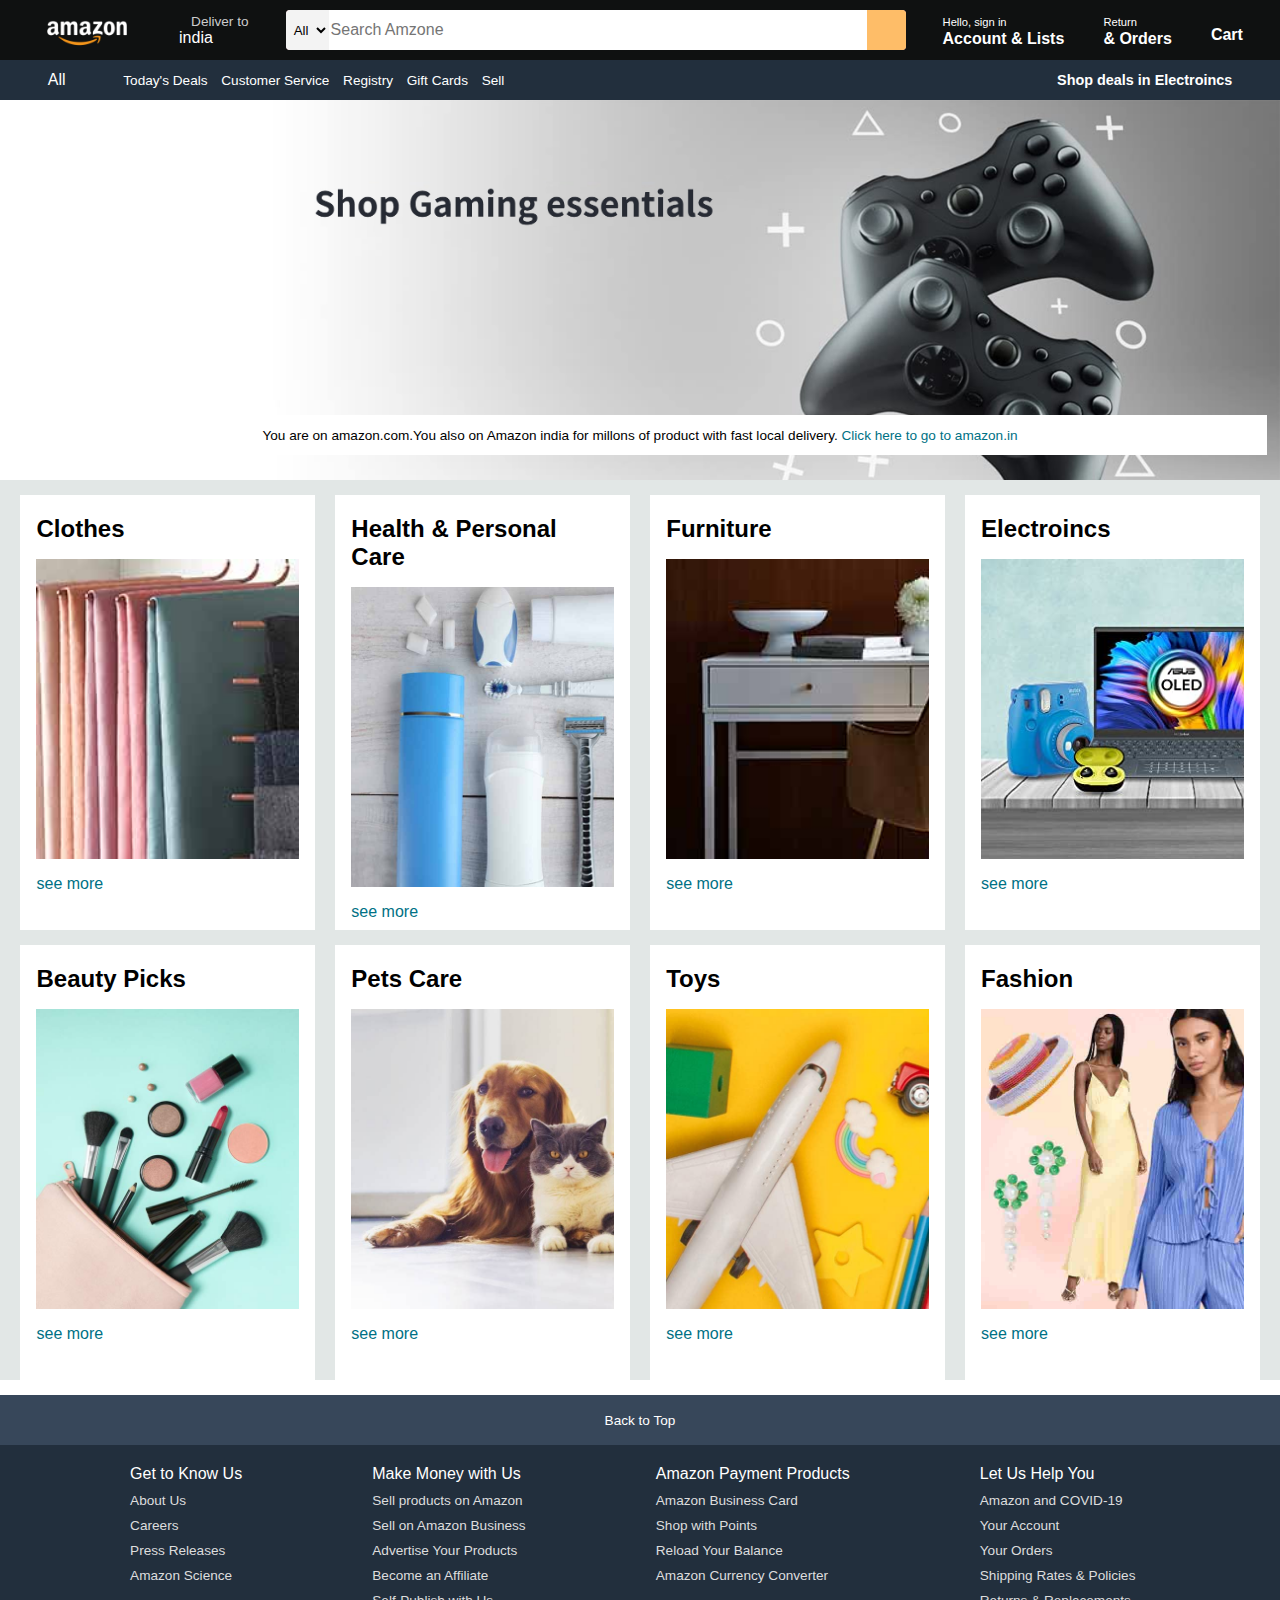
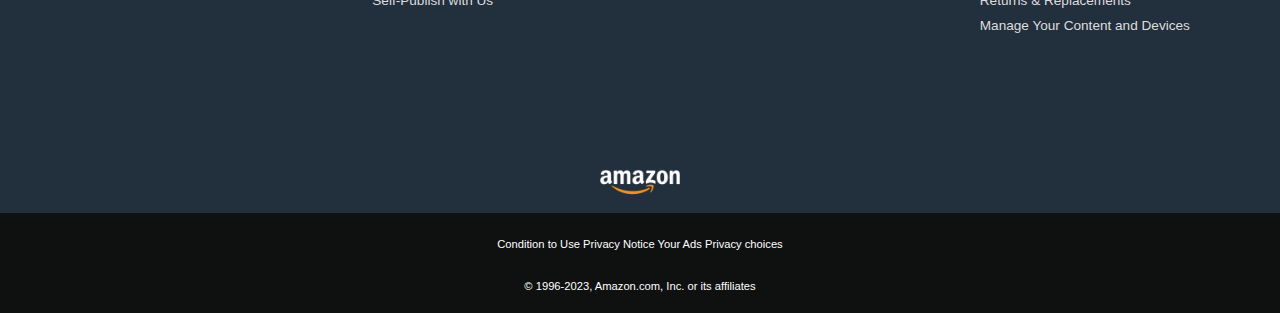
<file: Amzone_clone_using_Html&Css/index.html>
<!DOCTYPE html>
<html lang="en">
<head>
    <meta charset="UTF-8">
    <meta name="viewport" content="width=device-width, initial-scale=1.0">
    <title>Amzone</title>
    <link rel="stylesheet" href="https://cdnjs.cloudflare.com/ajax/libs/font-awesome/6.4.0/css/all.min.css" integrity="sha512-iecdLmaskl7CVkqkXNQ/ZH/XLlvWZOJyj7Yy7tcenmpD1ypASozpmT/E0iPtmFIB46ZmdtAc9eNBvH0H/ZpiBw==" crossorigin="anonymous" referrerpolicy="no-referrer" />
    <link rel="stylesheet" href="style.css">
</head>
<body>
<header>
   <div class="navbar">
    <div class="navlogo border">
        <div class="logo"> </div>
    </div>
    <div class="nav-address border">
        <p class="add-first">Deliver to</p>
        <div class="add-icon">
            <i class="fa-sharp fa-solid fa-location-dot"></i>
            <p class="add-second">india</p>
        </div>
    </div>
    <div class="navsearch">
        <select class="search-select">
            <option>All</option>
        </select>
                <input placeholder="Search Amzone" class="search-input">
                <div class="search-icon">
                    <i class="fa-solid fa-magnifying-glass"></i>
                </div>
                </div>
                <div class="nav-sign in border">
                    <p><span>Hello, sign in</span></p>
                    <p class="nav-second">Account & Lists</p>
                    </div>
               
                    <div class="nav-return border">
                        <p><span>Return</span></p>
                        <p class="nav-second">& Orders</p>
                        </div>
                        <div class="nav-cart border">
                            <i class="fa-solid fa-cart-shopping"></i>
                            Cart
                        </div>

                     </div>
                    
                     <div class="panel">
                            <div class="panel-all">
                                <i class="fa-solid fa-bars"></i>
                                All
                            </div>
                            <div class="panel-ops">
                                <p>Today's Deals</p>
                                <p> Customer Service</p>
                                <p> Registry</p>
                                <p> Gift Cards</p>
                                <p> Sell</p>
                                
                                
                            </div>
                            <div class=" panel-deals">
                                Shop deals in Electroincs
                            </div>
                        </div>
                    </header>
                        <div class="hero-section">
                            <div class="hero-msg">
                                <p>You are on amazon.com.You also on Amazon india for millons of product with fast local delivery. <a>Click here to go to amazon.in</a></p>
                            </div>
                             </div>

                             <div class="shop-section">
                                <div class="box">
                                    <div class="box-content">
                                    <h2>Clothes</h2>
                                    <div class="box-img" style="background-image: url('box1_image.jpg');"></div>
                                    <p>see more</p>
                                   </div>
                                </div>
                                <div class="box">  <div class="box-content">
                                    <h2>Health & Personal Care</h2>
                                    <div class="box-img" style="background-image: url('box2_image.jpg');"></div>
                                    <p>see more</p>
                                   </div>
                                </div>
                                <div class="box">
                                    <div class="box-content">
                                        <h2>Furniture</h2>
                                        <div class="box-img" style="background-image: url('box3_image.jpg');"></div>
                                        <p>see more</p>
                                       </div>
                                </div>
                                <div class="box">
                                    <div class="box-content">
                                        <h2>Electroincs</h2>
                                        <div class="box-img" style="background-image: url('photo11.jpg');"></div>
                                        <p>see more</p>
                                       </div>
                                </div>
                                <div class="box">
                                    <div class="box-content">
                                    <h2>Beauty Picks</h2>
                                    <div class="box-img" style="background-image: url('box5_image.jpg');"></div>
                                    <p>see more</p>
                                   </div>
                                </div>
                                <div class="box">  <div class="box-content">
                                    <h2>Pets Care</h2>
                                    <div class="box-img" style="background-image: url('box6_image.jpg');"></div>
                                    <p>see more</p>
                                   </div>
                                </div>
                                <div class="box">
                                    <div class="box-content">
                                        <h2>Toys</h2>
                                        <div class="box-img" style="background-image: url('box7_image.jpg');"></div>
                                        <p>see more</p>
                                       </div>
                                </div>
                                <div class="box">
                                    <div class="box-content">
                                        <h2>Fashion</h2>
                                        <div class="box-img" style="background-image: url('box8_image.jpg');"></div>
                                        <p>see more</p>
                                       </div>
                                </div>
                             </div>
                      
                             <footer>
                                <div class="foot-panel1">
                                    Back to Top
                                </div>
                                <div class="foot-panel2">
                                    <ul>
                                        <p>Get to Know Us</p>
                                        <a>About Us</a>
                                        <a>Careers</a>
                                        <a>Press Releases</a>
                                        <a>Amazon Science</a>
                                    </ul>

                                    <ul>
                                        <p>Make Money with Us</p>
                                        <a>Sell products on Amazon</a>
                                        <a>Sell on Amazon Business</a>
                                        <a>Advertise Your Products</a>
                                        <a>Become an Affiliate</a> 
                                        <a>Self-Publish with Us</a> 
                                    </ul>

                                    <ul>
                                        <p>Amazon Payment Products</p>
                                        <a>Amazon Business Card</a>
                                        <a>Shop with Points</a>
                                        <a>Reload Your Balance</a>
                                        <a>Amazon Currency Converter</a>
                                      
                                    </ul>

                                    <ul>
                                        <p>Let Us Help You</p>
                                        <a>Amazon and COVID-19</a>
                                        <a>Your Account</a>
                                        <a>Your Orders</a>
                                        <a>Shipping Rates & Policies</a>
                                        <a>Returns & Replacements</a>
                                        <a>Manage Your Content and Devices</a>
                                    </ul>
                                </div>
                                <div class="foot-panel3">
                                    <div class="logo"></div>
                                </div>
                                <div class="foot-panel4">
                                    <div class="pages">
                                        <a >Condition to Use</a>
                                        <a >Privacy Notice</a>
                                        <a >Your Ads Privacy choices</a>
                                    </div>
                                    <div class="copyright">
                                        © 1996-2023, Amazon.com, Inc. or its affiliates
                                    </div>
                                </div>
                             </footer>
</body>
</html>
</file>
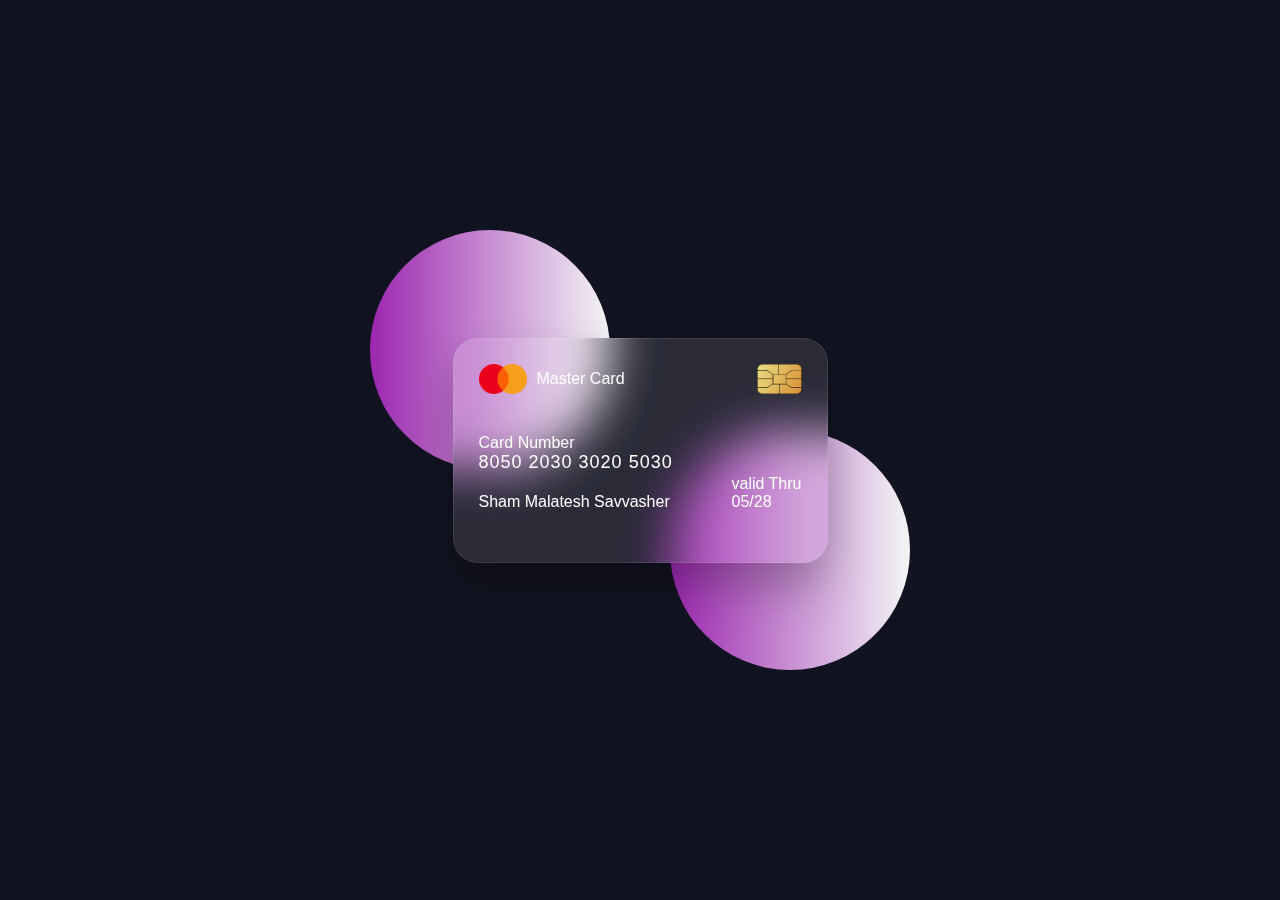
<file: Glass_Effect_credit_card/index.html>
<!DOCTYPE html>
<html lang="en">
<head>
    <meta charset="UTF-8">
    <meta name="viewport" content="width=device-width, initial-scale=1.0">
    <title>Credit card</title>
    <link rel="stylesheet" href="style.css">
</head>
<body>
    <section>
        <div class="container">
            <div class="card front-face">
                <header>
                   <span class="logo">
                    <img src="logo.png">
                    <h5>Master Card</h5>
                   </span>
                   <img src="chip.png" alt="" class="chip">
                </header>
                <div class="card-details">
                    <div class="name-number">
                        <h6>Card Number</h6>
                        <h5 class="number">8050 2030 3020 5030</h5>
                        <h5 class="name">Sham Malatesh Savvasher</h5>
                    </div>
                    <div class="valid-date">
                        <h6>valid Thru</h6>
                        <h5>05/28</h5>
                    </div>
                </div>
            </div>

            <div class="card back-face">
                <h6>For customer services call +977 4343 3234 or email at mastercard@gmail.com</h6>
                <span class="magnetic-strip">
                    <div class="signature"><i>005</i></div>
                    <h5>Lorem ipsum dolor sit amet consectetur adipisicing elit. Quasi et quod, adipisci libero quae delectus officia unde ea, nihil at facere? Sunt dignissimos inventore voluptatibus dolores veniam iste eveniet quia!</h5>

                </span>
            </div>
        </div>
    </section>
</body>
</html>
</file>
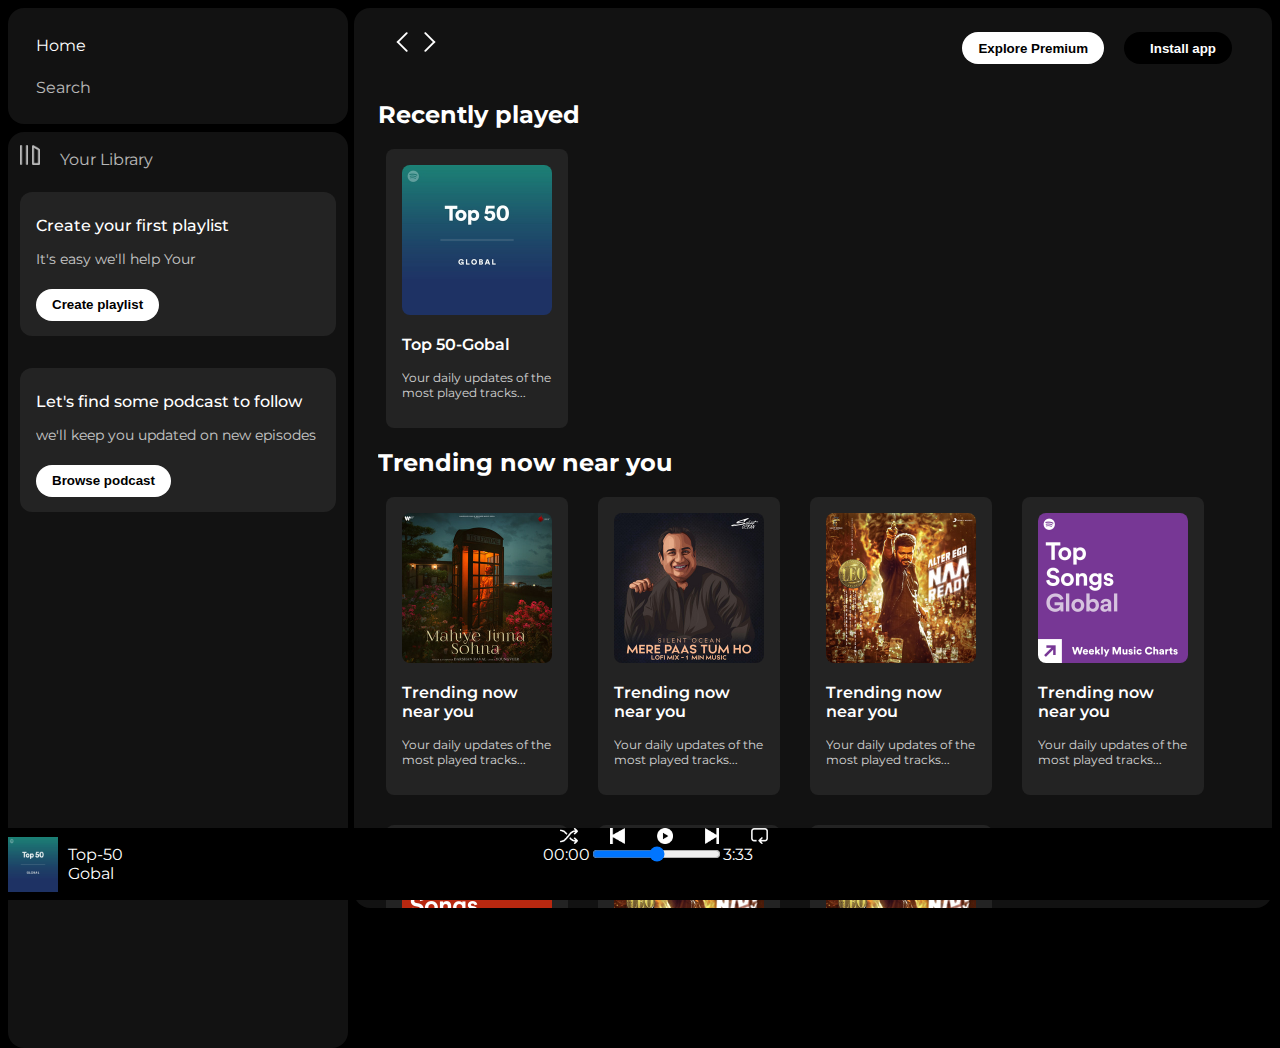
<file: Spotify_clone/index.html>
<!DOCTYPE html>
<html lang="en">
<head>
    <meta charset="UTF-8">
    <meta name="viewport" content="width=device-width, initial-scale=1.0">
    <title>Spotify - Web Player: Music for everyone</title>
    <link rel="stylesheet" href="https://cdnjs.cloudflare.com/ajax/libs/font-awesome/6.5.1/css/all.min.css" integrity="sha512-DTOQO9RWCH3ppGqcWaEA1BIZOC6xxalwEsw9c2QQeAIftl+Vegovlnee1c9QX4TctnWMn13TZye+giMm8e2LwA==" crossorigin="anonymous" referrerpolicy="no-referrer" />
    <link rel="preconnect" href="https://fonts.googleapis.com">
<link rel="preconnect" href="https://fonts.gstatic.com" crossorigin>
<link href="https://fonts.googleapis.com/css2?family=Dancing+Script:wght@600&family=Montserrat:wght@300;400;500;600;700&family=Nova+Square&family=Poppins:wght@500&display=swap" rel="stylesheet">
    <link rel="icon" href="./assets/logo.png">
    <link rel="stylesheet" href="style.css">

</head>
<body>
    <div class="main">
        <div class="sidebar">
            <div class="nav">
                <div class="nav-option " style="opacity: 1;">
                    <i class="fa-solid fa-house"></i>
                    <a href="#">Home</a>
                </div>
                <div class="nav-option">
                    <i class="fa-solid fa-magnifying-glass"></i>
                    <a href="#">Search</a>
                </div>
            </div>
            <div class="library">
                <div class="options">
                    <div class="lib-option nav-option">

                        <img src="./assets/library_icon.png" alt="">
                        <a href="#" >Your Library</a>
                    </div>
                    <div class="icons">
                        <i class="fa-solid fa-plus"></i>
                        <i class="fa-solid fa-arrow-right"></i>
                    </div>
                    
                </div>
                <div class="lib-boxes">
                    <div class="box">
                        <p class="box-p1">Create your first playlist</p>
                        <p class="box-p2"> It's easy we'll help Your</p>
                        <button class="badge">Create playlist</button>
                    </div>

                    <div class="box">
                        <p class="box-p1">Let's find some podcast to follow</p>
                        <p class="box-p2"> we'll keep you updated on new episodes</p>
                        <button class="badge">Browse podcast</button>
                    </div>
                </div>
            </div>
        </div>
        <div class="main_content">
            <div class="sticky-nav">
                <div class="sticky-nav-icons">
                    <img src="./assets/backward_icon.png" >
                    <img src="./assets/forward_icon.png"class="hide" >
                </div>
               <div class="sticky-nav-option">
                <button class=" badge nav-item ">Explore Premium</button>
                <button class=" badge nav-item dark-badge"><i class="fa-regular fa-circle-down " style="margin-right: 10px;"></i>Install app</button>
                <i class="fa-regular fa-user"></i>
               </div>
                

            </div>
            <h2>Recently played</h2>


            <div class="cards-container">
                <div class="card">
                    <img src="./assets/card1img.jpeg" class="card-img">
                    <p class="card-title">Top 50-Gobal</p>
                    <p class="card-info">Your daily updates of the most played tracks...</p>
                </div>
            </div>
        
            <h2>Trending now near you</h2>
            <div class="cards-container">
                <div class="card">
                    <img src="./assets/card2img.jpeg" class="card-img">
                    <p class="card-title">Trending now near you</p>
                    <p class="card-info">Your daily updates of the most played tracks...</p>
                </div>

                <div class="card">
                    <img src="./assets/card3img.jpeg" class="card-img">
                    <p class="card-title">Trending now near you</p>
                    <p class="card-info">Your daily updates of the most played tracks...</p>
                </div>

                <div class="card">
                    <img src="./assets/card4img.jpeg" class="card-img">
                    <p class="card-title">Trending now near you</p>
                    <p class="card-info">Your daily updates of the most played tracks...</p>
                </div>

                <div class="card">
                    <img src="./assets/card5img.jpeg" class="card-img">
                    <p class="card-title">Trending now near you</p>
                    <p class="card-info">Your daily updates of the most played tracks...</p>
                </div>

                <div class="card">
                    <img src="./assets/card6img.jpeg" class="card-img">
                    <p class="card-title">Trending now near you</p>
                    <p class="card-info">Your daily updates of the most played tracks...</p>
                </div>

                <div class="card">
                    <img src="./assets/card4img.jpeg" class="card-img">
                    <p class="card-title">Trending now near you</p>
                    <p class="card-info">Your daily updates of the most played tracks...</p>
                </div>

                <div class="card">
                    <img src="./assets/card4img.jpeg" class="card-img">
                    <p class="card-title">Trending now near you</p>
                    <p class="card-info">Your daily updates of the most played tracks...</p>
                </div>

                
            </div>

            <h2>Feature charts</h2>


                <div class="cards-container">
                    <div class="card">
                        <img src="./assets/card5img.jpeg" class="card-img">
                        <p class="card-title">Top 50-Gobal</p>
                        <p class="card-info">Your daily updates of the most played tracks...</p>
                    </div>

                    <div class="card">
                        <img src="./assets/card6img.jpeg" class="card-img">
                        <p class="card-title">Top 50-Gobal</p>
                        <p class="card-info">Your daily updates of the most played tracks...</p>
                    </div>

                    <div class="card">
                        <img src="./assets/card1img.jpeg" class="card-img">
                        <p class="card-title">Top 50-Gobal</p>
                        <p class="card-info">Your daily updates of the most played tracks...</p>
                    </div>

                    <div class="card">
                        <img src="./assets/card3img.jpeg" class="card-img">
                        <p class="card-title">Top 50-Gobal</p>
                        <p class="card-info">Your daily updates of the most played tracks...</p>
                    </div>
                </div>

                <br>
                <br>
                <br>
                
               
                <div class="footer">
                    <div class="line">

                    </div>
                </div>
             </div>


        <div class="music-player">
            <div class="album">
                <img src="./assets/card1img.jpeg" width="50px" height="55px">
                <span>Top-50<br>Gobal</span>
                <i class="fa-regular fa-heart"></i>
            </div>
            <div class="player">
                <div class="player-controls">
                    <img src="./assets/player_icon1.png" class="player-control-icon">
                    <img src="./assets/player_icon2.png" class="player-control-icon">
                    <img src="./assets/player_icon3.png" class="player-control-icon" height="50px">
                    <img src="./assets/player_icon4.png" class="player-control-icon">
                    <img src="./assets/player_icon5.png" class="player-control-icon">
                </div>
                <div class="playback-bar">
                    <span class="current-time">00:00</span>
                    <input type="range" min="0" max="100" class="progress-bar" step="1">
                    <span class="total-time">3:33</span>
                   
                </div>
            </div>
            <div class="controls"></div>


        </div>
    </div>

</body>
</html>
</file>
<file: Amzone_clone_using_Html&Css/style.css>
*{
    margin: 0;
    font-family: Arial;
    border: border-box;

}
.navbar{
    height: 60px;
    background-color: #0f1111;
    color: white;
    display: flex;
    align-items: center;
    justify-content: space-evenly;
}
.navlogo{
    height: 50px;
    width: 100px;
}
.logo{
    background-image: url("amazon_logo.png");
    background-size: cover;
    height: 50px;
    width: 100%;
}
.border{
    border: 2px solid transparent;
}
.border:hover{
    border: 1.5px solid white;
   
}
.add-first{
    color: #cccccc;
    font-size:0.85rem;
    margin-left:15px;
}
.add-second{
    font-size: 1rem;
   margin-left: 3px;
}
.add-icon{
    display: flex;
    align-items: center;
}
.navsearch{
    display: flex;
    justify-content: space-evenly;
    background-color: pink;
    width:620px;
    height:40px;
    border-radius:4px;
}
.search-select{
    background-color: #f3f3f3;
    width:50px;
    text-align: center;
    border-top-left-radius: 4px;
    border-bottom-left-radius: 4px;
    border: none;
}
.search-input{
    width: 100%;
    font-size: 1rem;
    border: none;
}
.search-icon{
    width:45px;
    display:flex;
    justify-content: center;
    align-items: center;
    font-size: 1.3rem;
    background-color: #febd68;
    border-top-right-radius: 4px;
    border-bottom-right-radius: 4px;
    color:#0f1111
}
.navsearch:hover{
    border: 2px solid orange;
}
/**box4**/
span{
    font-size: 0.7rem;
}
.nav-second{
    font-size: 0.85;
    font-weight: 700;
}
.nav-cart i{
    font-size: 30px;
}
.nav-cart{
    font-size: 1rem;
     font-weight: 700;
}
/* panel */
.panel{
    height: 40px;
    background-color: #222f3d;
    color: white;
    display: flex;
    align-items: center;
    justify-content: space-evenly;
}
.panel-ops p{
    display: inline;
    margin-left: 10px;
}
.panel-ops{
    width: 70%;
    font-size: 0.85rem;
}
.panel-deals{
    font-size:0.9rem;
    font-weight: 700;
}
/* hero-section */
.hero-section{
    background-image: url("amp.jpg");
    background-size: cover;
    height: 380px;
    display: flex;
    justify-content: center;
    align-items: flex-end;
    
}
.hero-msg{
    background-color: white;
    color: black;
    height: 40px;
    display: flex;
    align-items: center;
    justify-content: center;
    font-size: 0.85rem;
    bottom: 25px;
    width: 98%;
    margin-bottom: 25px;
    

}
.hero-msg a{
    color: #007185;
}
/* shop-section */
.shop-section{
    display: flex;
    flex-wrap: wrap;
    justify-content: space-evenly;
    background-color: #e2e7e6;
}
.box{
    /* border: 2px solid black; */
    height: 400px;
    width: 23%;
    background-color: white;
    padding: 20px 0px 15px;
    margin-top: 15px;
}
.box-img{
    height: 300px;
    background-size: cover;
    /* background-repeat: no-repeat; */
    margin-top: 1rem;
    margin-bottom: 1rem;
}
.box-content{
    margin-left: 1rem;
    margin-right: 1rem;
}
.box-content p{
    color: #007185;
}
/* footer */
footer{
    margin-top: 15px;
}
.foot-panel1{
    background: #37475a;
    color: white;
    height: 50px;
    display: flex;
    justify-content: center;
    align-items: center;
    font-size: 0.85rem;
}
.foot-panel2{
    background-color: #222f3d;
    color: white;
    height: 300px;
    display: flex;
    justify-content: space-evenly;
}
ul{
    margin-top: 20px;
}
ul a{
    display: block;
    font-size: 0.85rem;
    margin-top: 10px;
    color: #dddddd;
}
.foot-panel3{
    background-color: #222f3d;
    color: white;
    border-top: 0.5 solid white;
    height: 68px;
    display: flex;
    justify-content: center;
    align-items: center;
}
.logo{
    background-image: url("amazon_logo.png");
    background-size: cover;
    height: 50px;
    width: 100px;
}
.foot-panel4{
    background-color: #0f1111;
    color: white;
    height: 100px;
    font-size: 0.7rem;
    text-align: center;
    /* display: flex;
    justify-content: center;
    align-items: center; */
}
.pages{
    color: white;
    padding: 25px;
    text-decoration: none;
}
.copyright{
    padding-top: 5px;
}
</file>
<file: Glass_Effect_credit_card/style.css>
/* @import url('https://fonts.googleapis.com/css2?family=Dancing+Script:wght@600&family=Montserrat:wght@300;400;500;600;700&family=Nova+Square&family=Poppins:wght@500&display=swap'); */
*{
    margin: 0;
    padding: 0;
    box-sizing: border-box;
    font-family: "Poppins",sans-serif;
}
section{
    min-height: 100vh;
    position: relative;
    width: 100%;
    background: #121321;
    display: flex;
    align-items: center;
    justify-content: center;
    color: #fff;
    perspective: 1000px;
}
section::before{
    content:"";
    position: absolute;
    height: 240px;
    width: 240px;
    border-radius: 50%;
    transform: translate(-150px,-100px);
    background: linear-gradient(90deg, #9c27b0, #f3f5f5)
}
section::after{
    content:"";
    position: absolute;
    height: 240px;
    width: 240px;
    border-radius: 50%;
    transform: translate(150px,100px);
    background: linear-gradient(90deg, #9c27b0, #f3f5f5)
}
.container{
    position: relative;
    height: 225px;
    width: 375px;
    z-index: 100;
    color: #fff;
    transition: 0.6s;
    transform-style: preserve-3d;
}
.container:hover{
    transform: rotateY(180deg)
}

.container .card{
    position: absolute;
    height: 100%;
    width: 100%;
    padding: 25px;
    border-radius: 25px;
    backdrop-filter: blur(25px);
    background: rgba(255, 255, 255, 0.1);
    box-shadow: 0 25px 45px rgba(0, 0, 0, 0.25);
    border: 1px solid rgba(255, 255, 255, 0.1);
   backface-visibility: hidden;
}
.front-face header,
.front-face .logo{
    display: flex;
    align-items: center;
}
.front-face header{
    justify-content: space-between;
}
.front-face .logo img{
    width: 48px;
    margin-right: 10px;

}
h5{
    font-size: 1rem;
    font-weight: 400;
}
.front-face .chip{
    width: 45px;
}
.front-face .card-details{
    display: flex;
    margin-top: 40px;
    align-items: flex-end;
    justify-content: space-between;

}
h6{
    font-size: 1rem;
    font-weight: 400;
}
h5.number{
    font-size: 18px;
    letter-spacing: 1px;
}
h5.name{
    margin-top: 20px;
}
.card.back-face{
border: none;
padding: 15px 25px 25px 25px;
transform: rotateY(180deg)
}
.card.back-face h6{
    font-size: 9px;
}
.card.back-face .magnetic-strip{
    position: absolute;
    top: 40px;
    left: 0;
    height: 45px;
    width: 100%;
    background: #000;
}
.card.back-face .signature{
    display: flex;
    align-items: center;
    justify-content: flex-end;
    margin-top: 80px;
    height: 40px;
    width: 85%;
    margin-left: 10px;
    border-radius: 6px;
    background-color: #fff;
    background: repeating-linear-gradient(#fff, #fff 3px, #efefef 0px, #efefef 9px)
}
.signature i{
    color: #000;
    font-size: 12px;
    margin-right: -30px;
    background-color: #fff;
    padding: 4px 6px;
    border-radius: 4px;
    z-index: -1;
}
.card.back-face h5{
    font-size: 11px;
    margin-top: 15px;
    margin-left: 10px;
}
</file>
<file: Spotify_clone/style.css>
body{
    font-family: 'Montserrat', sans-serif;
    margin: 0;
    background-color: #000;
    color: #fff;
    overflow: hidden;

}

.main{
    display: flex;
    height: 100vh;
    padding: 0.5rem;
}

.sidebar{
    
    width: 340px;
    border-radius: 1rem; /* 1rem=16px */
    background-color: #000;
    margin-right: 0.4rem;
}

.main_content{
    background-color: #121212;
    flex: 1;
    border-radius: 1rem;
    overflow: auto;
    padding: 0 1.5rem 0 1.5rem;
}
.music-player{
    background-color: #000;
    position: fixed;
    bottom: 0px;
    width: 100%;
    height: 72px;
}
a{
    text-decoration: none;
    color: white;
}
.nav{
    background-color: #121212;
    border-radius: 1rem;
    display: flex;
    flex-direction: column;
    justify-content: center;
    height: 100px;
    padding: 0.5rem 0.75rem;

}
.nav-option{
   line-height: 2.5rem;
   opacity: 0.7;
   padding: 0.5 ;
}

.nav-option:hover{
    line-height: 2.5rem;
    opacity: 1;
}

.nav-option i{
    font-size: 1.25rem;
}
.nav-option a{
    font-size: 1rem;
    margin-left: 1rem;
}
.library{
    background-color:#121212 ;
    border-radius: 1rem;
    height: 100%;
    margin-top: 0.5rem;
    padding: 0.5rem 0.75rem;
}
.options{
    display: flex;
    justify-content: space-between;
    align-items: center;
}
.lib-option img{
    height: 1.25rem;
    width: 1.25rem;

}
.icons{
    font-size: 1.25rem;
    display: flex;
}
.icons i{
    opacity: 0.5;
    margin-right: 1rem;
}
.icons i:hover {
    opacity: 1;
}
.box{
    height: 8rem;
    background-color: #232323;
    border-radius: 0.75rem;
    margin: 0.75rem 0 2rem;
    padding: 0.5rem 1rem;
}
.box-p1{
    font-size: 1rem;
    font-weight: 500;
}
.box-p2{
    font-size: 0.85rem;
    opacity: 0.75;
}
.badge{
    background-color: white;
    border: none;
    border-radius: 100px;
    padding: 0.25rem 1rem;
    font-weight: 600;
    margin-top: 0.5rem;
    height: 2rem;
    width: fit-content;
}
.dark-badge{
    background-color: #000;
    color: #fff;
}
.sticky-nav{
    position: sticky;
    top:0;
    background-color: #121212;
    display: flex;
    justify-content: space-between;
    align-items: center;
    padding:1rem 0 1rem;
    z-index: 10;
}
.sticky-nav-icons{
   margin-left: 0.7rem;
}
.sticky-nav-options{
    display: flex;
    justify-content: center;
    align-items: center;
    
}
.nav-item{
    margin-right: 1rem;
}
@media(max-width:1000px){
    .hide{
    display: none;
}
}
.card{
    background-color: #232323;
    width: 150px;
    border-radius: 0.5rem;
    padding: 1rem;
    
}
.cards-container{
  display: flex;
  gap: 30px;
  margin-left: 0.5rem;
  flex-wrap: wrap;

}
.card-img{
    width: 100%;
    border-radius: 0.5rem;
}
.card-title{
    font-weight: 600;
}
.card-info{
    font-size: 0.75rem;
    opacity: 0.8;
}
.footer{
    height: 300px;
    display: flex;
    align-items: center;
    justify-content: center;
}
.line{
    width: 90%;
    height: 100%;
    border-top: 1px solid white;
    opacity: 0.4;
}

.music-player{
    display: flex;
    justify-content: space-between;
}
.album{
    width: 25%;
    display: flex;
    align-items: center;
    margin: 10px auto;
    
}
.album span{
    
    
    margin-left: 10px;

}
.album i{
    margin-left: 1.5rem;
}
.player{
    width: 50%;
   justify-content: center;
    align-items: center;
}

.controls{
    width: 25%;
}
.player-controls{
    display: flex;
    justify-content: center;
    align-items: center;
}
.player-control-icon{
    height: 1rem;
    margin-left: 2rem;
    
}
.playback-bar{
    display: flex;
    justify-content: center;
    align-items: center;
}
</file>
